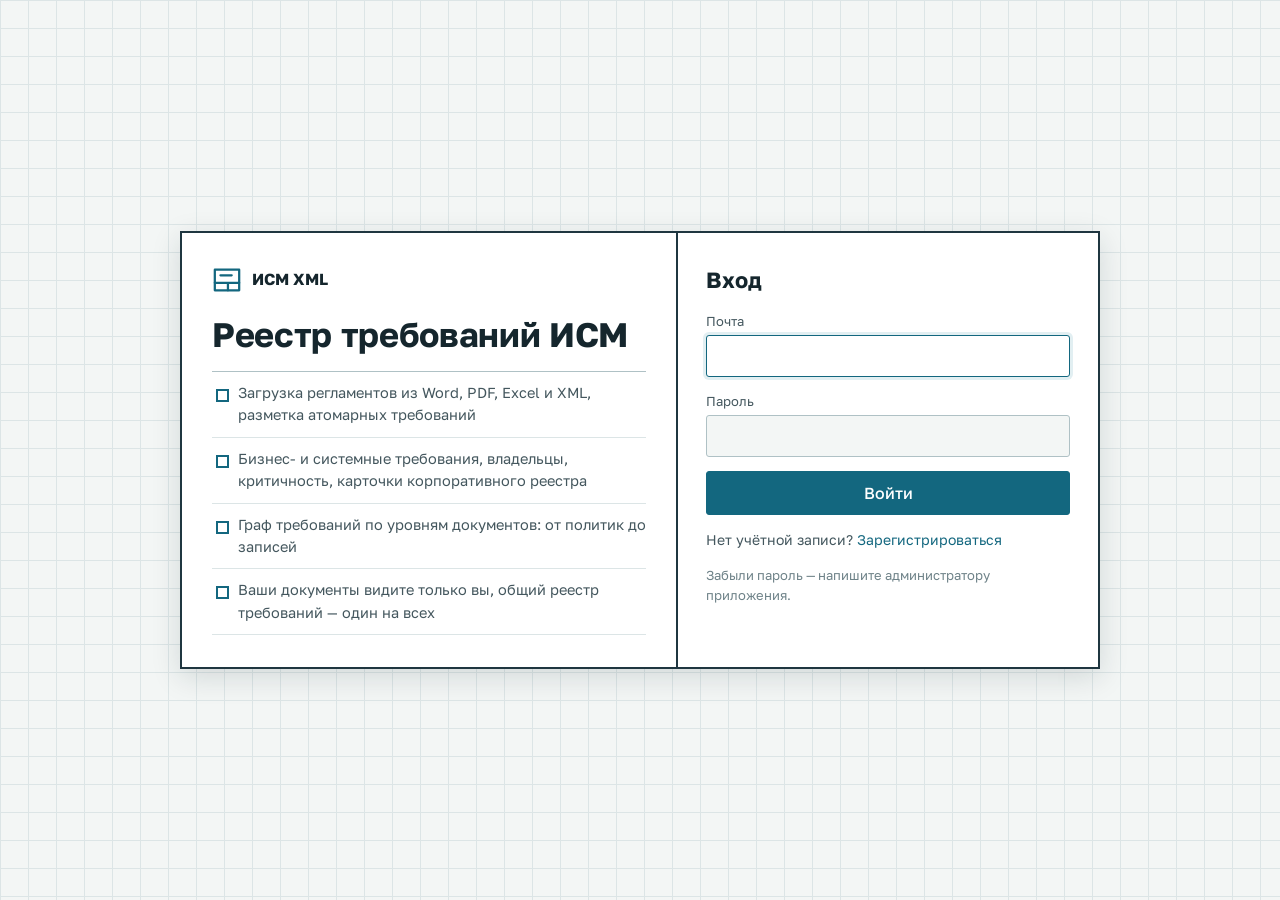
<file: index.html>
<!doctype html>
<html lang="ru">
<head>
<meta charset="utf-8">
<meta name="viewport" content="width=device-width, initial-scale=1">
<title>ИСМ XML — машиночитаемые регламенты</title>
<meta name="description" content="Регламенты ИСМ из Word, PDF, Excel и XML: атомарные бизнес- и системные требования, общий реестр, граф требований по уровням документов, поиск пересечений, личный кабинет, выгрузка в XML и Excel.">
<link rel="icon" href="data:image/svg+xml,%3Csvg xmlns='http://www.w3.org/2000/svg' viewBox='0 0 32 32'%3E%3Crect x='3' y='5' width='26' height='22' fill='none' stroke='%2313677F' stroke-width='2.5'/%3E%3Cpath d='M3 19h26M17 19v8M9 11h12' stroke='%2313677F' stroke-width='2.5'/%3E%3C/svg%3E">
<link rel="preload" href="assets/fonts/golos-text-cyrillic-400-normal.woff2" as="font" type="font/woff2" crossorigin>
<link rel="stylesheet" href="assets/app.css?v=20261023b">
</head>
<body>
<a class="skip" href="#main">К содержимому</a>
<div class="auth" id="auth" hidden></div>

<header class="topbar">
  <button class="icon-btn nav-toggle" type="button" aria-controls="sidebar" aria-expanded="false" aria-label="Содержание">
    <svg viewBox="0 0 24 24" aria-hidden="true"><path d="M4 7h16M4 12h16M4 17h16"/></svg>
  </button>
  <a class="brand" href="#/" aria-label="ИСМ XML — все документы">
    <svg class="brand-mark" viewBox="0 0 32 32" aria-hidden="true"><rect x="3" y="5" width="26" height="22"/><path d="M3 19h26M17 19v8M9 11h12"/></svg>
    <span class="brand-text"><span class="brand-name">ИСМ XML</span><span class="brand-doc">реестр требований</span></span>
  </a>

  <details class="menu doc-menu" id="docMenu">
    <summary class="doc-pick" aria-label="Выбрать документ"></summary>
    <div class="menu-panel" id="docMenuPanel" role="menu"></div>
  </details>

  <div class="search" role="search">
    <svg viewBox="0 0 24 24" aria-hidden="true"><circle cx="11" cy="11" r="6.5"/><path d="M16 16l4.5 4.5"/></svg>
    <input id="searchInput" type="search" placeholder="Поиск по тексту, требованиям и терминам" autocomplete="off" aria-label="Поиск" aria-controls="searchResults">
    <kbd class="search-kbd" aria-hidden="true">/</kbd>
    <div class="search-results" id="searchResults" role="listbox" hidden></div>
  </div>

  <div class="top-actions">
    <label class="btn top-upload" title="Загрузить документы: Word, PDF, Excel-реестр, XML ИСМ">
      <svg viewBox="0 0 24 24" aria-hidden="true"><path d="M12 15V4M7.5 8.5L12 4l4.5 4.5M5 15v4h14v-4"/></svg>
      <span>Загрузить</span>
      <input type="file" class="up-input" multiple accept=".docx,.docm,.pdf,.xlsx,.xlsm,.xml">
    </label>
    <details class="menu" id="downloadMenu">
      <summary class="btn btn-primary">
        <svg viewBox="0 0 24 24" aria-hidden="true"><path d="M12 4v11M7 10l5 5 5-5M5 20h14"/></svg>
        <span>Выгрузить</span>
      </summary>
      <div class="menu-panel" id="dlPanel" role="menu"></div>
    </details>
    <details class="menu user-menu" id="userMenu" hidden>
      <summary class="user-pick" aria-label="Личный кабинет"></summary>
      <div class="menu-panel" id="userPanel" role="menu"></div>
    </details>
  </div>
</header>

<div class="banner" id="banner" hidden></div>

<div class="layout">
  <aside class="sidebar" id="sidebar" aria-label="Документы и содержание">
    <div id="wsnav"></div>
    <nav class="toc" id="toc" aria-label="Содержание документа"></nav>
  </aside>
  <div class="scrim" id="scrim" hidden></div>

  <main id="main" tabindex="-1">
    <nav class="tabs" id="tabs" aria-label="Разделы приложения"></nav>
    <div id="view" class="view" aria-live="polite">
      <div class="loading">Открываю рабочее пространство…</div>
    </div>
  </main>
</div>

<div class="toast" id="toast" role="status" aria-live="polite" hidden></div>
<dialog class="editor" id="editor" aria-label="Карточка требования"></dialog>
<div class="drop-hint" aria-hidden="true"><div>Отпустите файлы, чтобы загрузить их</div></div>

<script src="assets/config.js"></script>
<script src="assets/store.js?v=20261023b"></script>
<script src="assets/cloud.js?v=20261023b"></script>
<script src="assets/convert.js?v=20261023b"></script>
<script src="assets/overlap.js?v=20261023b"></script>
<script src="assets/app.js?v=20261023b"></script>
</body>
</html>
</file>
<file: assets/app.css>
/* ИСМ XML — веб-приложение для машиночитаемых регламентов.
   Визуальный язык — инженерный чертёж: тонкие линии, штамп документа, номера пунктов на полях. */

/* Golos Text (SIL OFL 1.1, assets/fonts/OFL.txt) — локальные файлы, без обращения к внешним серверам */
@font-face { font-family: 'Golos Text'; font-style: normal; font-weight: 400; font-display: swap; src: url(fonts/golos-text-cyrillic-400-normal.woff2) format('woff2'); unicode-range: U+0301,U+0400-045F,U+0490-0491,U+04B0-04B1,U+2116; }
@font-face { font-family: 'Golos Text'; font-style: normal; font-weight: 400; font-display: swap; src: url(fonts/golos-text-latin-400-normal.woff2) format('woff2'); unicode-range: U+0000-00FF,U+0131,U+0152-0153,U+02BB-02BC,U+02C6,U+02DA,U+02DC,U+0304,U+0308,U+0329,U+2000-206F,U+20AC,U+2122,U+2191,U+2193,U+2212,U+2215,U+FEFF,U+FFFD; }
@font-face { font-family: 'Golos Text'; font-style: normal; font-weight: 500; font-display: swap; src: url(fonts/golos-text-cyrillic-500-normal.woff2) format('woff2'); unicode-range: U+0301,U+0400-045F,U+0490-0491,U+04B0-04B1,U+2116; }
@font-face { font-family: 'Golos Text'; font-style: normal; font-weight: 500; font-display: swap; src: url(fonts/golos-text-latin-500-normal.woff2) format('woff2'); unicode-range: U+0000-00FF,U+0131,U+0152-0153,U+02BB-02BC,U+02C6,U+02DA,U+02DC,U+0304,U+0308,U+0329,U+2000-206F,U+20AC,U+2122,U+2191,U+2193,U+2212,U+2215,U+FEFF,U+FFFD; }
@font-face { font-family: 'Golos Text'; font-style: normal; font-weight: 600; font-display: swap; src: url(fonts/golos-text-cyrillic-600-normal.woff2) format('woff2'); unicode-range: U+0301,U+0400-045F,U+0490-0491,U+04B0-04B1,U+2116; }
@font-face { font-family: 'Golos Text'; font-style: normal; font-weight: 600; font-display: swap; src: url(fonts/golos-text-latin-600-normal.woff2) format('woff2'); unicode-range: U+0000-00FF,U+0131,U+0152-0153,U+02BB-02BC,U+02C6,U+02DA,U+02DC,U+0304,U+0308,U+0329,U+2000-206F,U+20AC,U+2122,U+2191,U+2193,U+2212,U+2215,U+FEFF,U+FFFD; }
@font-face { font-family: 'Golos Text'; font-style: normal; font-weight: 700; font-display: swap; src: url(fonts/golos-text-cyrillic-700-normal.woff2) format('woff2'); unicode-range: U+0301,U+0400-045F,U+0490-0491,U+04B0-04B1,U+2116; }
@font-face { font-family: 'Golos Text'; font-style: normal; font-weight: 700; font-display: swap; src: url(fonts/golos-text-latin-700-normal.woff2) format('woff2'); unicode-range: U+0000-00FF,U+0131,U+0152-0153,U+02BB-02BC,U+02C6,U+02DA,U+02DC,U+0304,U+0308,U+0329,U+2000-206F,U+20AC,U+2122,U+2191,U+2193,U+2212,U+2215,U+FEFF,U+FFFD; }

:root {
  --paper: #F3F6F5;
  --sheet: #FFFFFF;
  --ink: #15262D;
  --ink-2: #44575E;
  --ink-3: #6E8288;
  --rule: #AFC1C5;
  --rule-soft: #DCE5E6;
  --frame: #1F3640;
  --accent: #13677F;
  --accent-ink: #0C4D60;
  --accent-wash: #E2EFF2;
  --ok: #2C7A4B;   --ok-wash: #E3F1E8;
  --should: #3B5BA5; --should-wash: #E5EBF7;
  --bad: #A5342E;  --bad-wash: #F7E2E0;
  --warn: #8F5B0E; --warn-wash: #FAEFD9; --warn-line: #E2BC74;
  --shadow: 0 8px 28px rgba(16, 38, 46, .14);
  --src-docx: #2B579A; --src-pdf: #B4342B; --src-xlsx: #1D6F42;
  --biz: #6B4E9B; --biz-wash: #EFE8F7; --sys: #0F6E6E; --sys-wash: #DDF1EE;
  --radius: 3px;
  --top: 60px;
  --side: 296px;
  --font: "Golos Text", "Segoe UI", system-ui, -apple-system, Roboto, Arial, sans-serif;
  --mono: ui-monospace, "Cascadia Mono", Consolas, "Liberation Mono", monospace;
  color-scheme: light;
}

@media (prefers-color-scheme: dark) {
  :root {
    --paper: #0D191E;
    --sheet: #12222A;
    --ink: #E1EBED;
    --ink-2: #AFC1C6;
    --ink-3: #82979D;
    --rule: #3A5560;
    --rule-soft: #22383F;
    --frame: #9CB8C1;
    --accent: #62BCD3;
    --accent-ink: #94D5E6;
    --accent-wash: #163741;
    --ok: #74C493;   --ok-wash: #163024;
    --should: #9DB6EE; --should-wash: #1C2844;
    --bad: #EE8E86;  --bad-wash: #3B1D1B;
    --warn: #E6B765; --warn-wash: #33290F; --warn-line: #7A6022;
    --shadow: 0 10px 30px rgba(0, 0, 0, .45);
    --src-docx: #8FB3F0; --src-pdf: #F09A92; --src-xlsx: #7FD1A2;
    --biz: #C9B2EE; --biz-wash: #2B2140; --sys: #7FD6CC; --sys-wash: #123230;
    color-scheme: dark;
  }
}

* { box-sizing: border-box; }
html { scroll-padding-top: calc(var(--top) + 64px); }
body {
  margin: 0;
  font-family: var(--font);
  font-size: 16px;
  line-height: 1.55;
  color: var(--ink);
  background: var(--paper);
  -webkit-font-smoothing: antialiased;
  font-variant-numeric: tabular-nums;
}
a { color: var(--accent); text-underline-offset: 2px; text-decoration-thickness: 1px; }
a:hover { color: var(--accent-ink); }
button, input, select { font: inherit; color: inherit; }
:focus-visible { outline: 2px solid var(--accent); outline-offset: 2px; }
code, .id { font-family: var(--mono); font-size: .8em; }
svg { stroke: currentColor; fill: none; stroke-width: 1.8; stroke-linecap: round; stroke-linejoin: round; }
.skip { position: absolute; left: -999px; top: 8px; background: var(--sheet); padding: 8px 12px; z-index: 100; }
.skip:focus { left: 8px; }
[hidden] { display: none !important; }

/* ---------- Верхняя панель ---------- */
.topbar {
  position: sticky; top: 0; z-index: 30;
  height: var(--top);
  display: flex; align-items: center; gap: 16px;
  padding: 0 20px;
  background: var(--sheet);
  border-bottom: 1px solid var(--rule);
}
.brand { display: flex; align-items: center; gap: 10px; text-decoration: none; color: var(--ink); min-width: 0; }
.brand-mark { width: 28px; height: 28px; stroke: var(--accent); stroke-width: 2.4; flex: none; }
.brand-text { display: flex; flex-direction: column; line-height: 1.15; min-width: 0; }
.brand-name { font-weight: 700; font-size: 15px; }
.brand-doc { font-size: 12.5px; color: var(--ink-3); white-space: nowrap; overflow: hidden; text-overflow: ellipsis; }
.icon-btn { display: none; border: 0; background: none; padding: 6px; border-radius: var(--radius); cursor: pointer; }
.icon-btn svg { width: 24px; height: 24px; }

.search { position: relative; flex: 1; max-width: 560px; margin-left: auto; }
.search > svg { position: absolute; left: 11px; top: 50%; width: 18px; height: 18px; transform: translateY(-50%); color: var(--ink-3); pointer-events: none; }
.search input {
  width: 100%; height: 38px; padding: 0 38px 0 36px;
  border: 1px solid var(--rule); border-radius: var(--radius);
  background: var(--paper);
}
.search input:focus { background: var(--sheet); border-color: var(--accent); outline: none; box-shadow: 0 0 0 3px var(--accent-wash); }
.search input:not(:placeholder-shown) ~ .search-kbd { display: none; }
.search-kbd { position: absolute; right: 10px; top: 50%; transform: translateY(-50%); font: 12px var(--mono); color: var(--ink-3); border: 1px solid var(--rule); border-radius: 3px; padding: 0 5px; }
.search-results {
  position: absolute; top: calc(100% + 6px); left: 0; right: 0;
  max-height: min(70vh, 560px); overflow: auto;
  background: var(--sheet); border: 1px solid var(--rule); border-radius: var(--radius);
  box-shadow: var(--shadow); padding: 6px 0;
}
.sr-group { font-size: 12.5px; color: var(--ink-3); padding: 8px 14px 4px; }
.sr-item { display: block; padding: 7px 14px; text-decoration: none; color: var(--ink); border-left: 3px solid transparent; }
.sr-item:hover, .sr-item[aria-selected="true"] { background: var(--accent-wash); border-left-color: var(--accent); }
.sr-item small { display: block; color: var(--ink-3); font-size: 12.5px; }
.sr-item mark { background: var(--warn-wash); color: inherit; padding: 0 1px; }
.sr-empty { padding: 12px 14px; color: var(--ink-3); }

.top-actions { display: flex; gap: 8px; }
.btn {
  display: inline-flex; align-items: center; gap: 8px;
  height: 38px; padding: 0 14px;
  border: 1px solid var(--rule); border-radius: var(--radius);
  background: var(--sheet); color: var(--ink); cursor: pointer; text-decoration: none; white-space: nowrap;
  font-weight: 500;
}
.btn:hover { border-color: var(--accent); color: var(--accent-ink); }
.btn svg { width: 18px; height: 18px; }
.btn-primary { background: var(--accent); border-color: var(--accent); color: #fff; }
.btn-primary:hover { background: var(--accent-ink); border-color: var(--accent-ink); color: #fff; }
@media (prefers-color-scheme: dark) { .btn-primary, .btn-primary:hover { color: #08181E; } }
.btn-sm { height: 32px; padding: 0 10px; font-size: 14px; }

.menu { position: relative; }
.menu > summary { list-style: none; }
.menu > summary::-webkit-details-marker { display: none; }
.menu-panel {
  position: absolute; right: 0; top: calc(100% + 6px); z-index: 40;
  width: 340px; padding: 6px;
  background: var(--sheet); border: 1px solid var(--rule); border-radius: var(--radius); box-shadow: var(--shadow);
}
.menu-panel button, .menu-file {
  display: block; width: 100%; text-align: left; border: 0; background: none;
  padding: 9px 10px; border-radius: var(--radius); cursor: pointer;
}
.menu-panel button:hover, .menu-file:hover, .menu-file:focus-within { background: var(--accent-wash); }
.menu-panel b { display: block; font-weight: 600; font-size: 15px; }
.menu-panel span { display: block; font-size: 13px; color: var(--ink-3); }
.menu-panel hr { border: 0; border-top: 1px solid var(--rule-soft); margin: 6px 4px; }
.menu-file input { position: absolute; width: 1px; height: 1px; opacity: 0; }

.banner { background: var(--warn-wash); border-bottom: 1px solid var(--warn-line); padding: 9px 20px; font-size: 14.5px; }
.banner button { border: 0; background: none; color: var(--accent); text-decoration: underline; cursor: pointer; padding: 0; }

/* ---------- Каркас ---------- */
.layout { display: grid; grid-template-columns: var(--side) minmax(0, 1fr); max-width: 1480px; margin: 0 auto; }
.sidebar {
  position: sticky; top: var(--top); align-self: start;
  height: calc(100vh - var(--top)); overflow: auto;
  border-right: 1px solid var(--rule-soft);
  padding: 22px 14px 40px 20px;
}
.scrim { display: none; }
main { min-width: 0; padding: 0 44px 80px; }
main:focus { outline: none; }

/* Оглавление */
.toc-title { font-size: 13px; color: var(--ink-3); margin: 0 0 8px 6px; }
.toc ol { list-style: none; margin: 0; padding: 0; }
.toc ol ol { margin: 2px 0 6px; }
.toc a {
  display: grid; grid-template-columns: 34px 1fr; gap: 4px;
  padding: 5px 6px; border-radius: var(--radius);
  font-size: 14.5px; line-height: 1.35; color: var(--ink-2); text-decoration: none;
}
.toc ol ol a { grid-template-columns: 34px 1fr; padding-left: 20px; font-size: 14px; }
.toc a:hover { background: var(--sheet); color: var(--ink); }
.toc a.active { color: var(--accent-ink); background: var(--accent-wash); font-weight: 500; }
.toc .n { color: var(--ink-3); }
.toc-sep { border-top: 1px solid var(--rule-soft); margin: 14px 6px; }
.toc-extra a { grid-template-columns: 1fr; }

/* Вкладки */
.tabs {
  position: sticky; top: var(--top); z-index: 20;
  display: flex; gap: 2px; overflow-x: auto; scrollbar-width: none;
  margin: 0 -44px; padding: 0 44px;
  background: color-mix(in srgb, var(--paper) 92%, transparent);
  backdrop-filter: blur(6px);
  border-bottom: 1px solid var(--rule-soft);
}
.tabs::-webkit-scrollbar { display: none; }
.tab {
  flex: none; display: flex; align-items: baseline; gap: 6px;
  padding: 14px 12px 12px; margin-bottom: -1px;
  color: var(--ink-2); text-decoration: none; font-weight: 500; font-size: 15px;
  border-bottom: 2px solid transparent;
}
.tab:hover { color: var(--ink); }
.tab[aria-current="page"] { color: var(--accent-ink); border-bottom-color: var(--accent); }
.tab .count { font-size: 12.5px; color: var(--ink-3); font-weight: 400; }

.view { padding-top: 30px; }
.loading, .empty { color: var(--ink-3); padding: 40px 0; }
.read { max-width: 800px; }
.wide { max-width: 1120px; }
.full { max-width: none; }

/* ---------- Документ: титул и штамп ---------- */
.doc-head { max-width: 920px; margin-bottom: 34px; }
.process-path { margin: 0 0 10px; padding: 0; list-style: none; display: flex; flex-wrap: wrap; gap: 2px 0; font-size: 13.5px; color: var(--ink-3); }
.process-path li + li::before { content: "/"; margin: 0 8px; color: var(--rule); }
.doc-title { font-size: clamp(28px, 3.4vw, 40px); line-height: 1.12; font-weight: 650; letter-spacing: -.012em; margin: 0 0 24px; max-width: 24ch; text-wrap: balance; }

.stamp {
  display: grid; grid-template-columns: minmax(0, 1.05fr) minmax(0, 1fr);
  border: 2px solid var(--frame); background: var(--sheet);
  font-size: 14px;
}
.stamp-sign { display: grid; grid-template-columns: 92px minmax(0, 1fr) 54px 74px; border-right: 2px solid var(--frame); }
.stamp-sign > div { padding: 6px 8px; border-bottom: 1px solid var(--rule); border-right: 1px solid var(--rule); min-height: 34px; }
.stamp-sign > div:nth-child(4n) { border-right: 0; }
.stamp-sign > .h { font-size: 12px; color: var(--ink-3); min-height: 0; padding-top: 4px; padding-bottom: 4px; border-bottom: 1px solid var(--frame); }
.stamp-sign > .role { color: var(--ink-2); font-size: 13px; }
.stamp-sign > .last { border-bottom: 0; }
.stamp-sign .void { color: var(--ink-3); }
.stamp-main { display: grid; grid-template-columns: repeat(3, minmax(0, 1fr)); grid-template-rows: auto auto auto 1fr auto; }
.stamp-main > div { padding: 8px 12px; border-bottom: 1px solid var(--rule); }
.stamp-main .code { grid-column: 1 / -1; border-bottom: 2px solid var(--frame); font-size: clamp(20px, 2.4vw, 27px); font-weight: 650; letter-spacing: .01em; padding: 12px 12px 10px; }
.stamp-main .name { grid-column: 1 / -1; font-weight: 500; line-height: 1.35; }
.stamp-main .cell + .cell { border-left: 1px solid var(--rule); }
.stamp-main .scope { grid-column: 1 / -1; font-size: 14px; line-height: 1.4; }
.stamp-main .scope p { margin: 0 0 8px; }
.stamp-main .scope p:last-child { margin-bottom: 0; }
.stamp-main .org { grid-column: 1 / -1; border-bottom: 0; border-top: 1px solid var(--frame); font-weight: 600; display: flex; align-items: flex-end; }
.stamp label, .stamp .lbl { display: block; font-size: 12px; font-weight: 400; letter-spacing: 0; color: var(--ink-3); line-height: 1.2; margin-bottom: 2px; }
.stamp .val { font-weight: 600; font-size: 17px; }
.status-draft { color: var(--warn); }
.status-effective { color: var(--ok); }

.summary { margin: 18px 0 0; color: var(--ink-2); max-width: 70ch; }
.summary a { white-space: nowrap; }
.integrity { display: inline-flex; align-items: center; gap: 6px; margin-top: 10px; font-size: 14px; color: var(--ok); }
.integrity svg { width: 17px; height: 17px; }
.integrity.bad { color: var(--bad); }
.integrity-list { margin: 6px 0 0; color: var(--bad); font-size: 14px; }


/* Разделы и пункты */
.doc-section { max-width: 820px; }
.doc-section > h2 { font-size: 23px; line-height: 1.25; font-weight: 650; margin: 48px 0 14px; padding-bottom: 8px; border-bottom: 1px solid var(--rule); display: grid; grid-template-columns: 56px 1fr; }
.doc-section h3 { font-size: 18.5px; line-height: 1.3; font-weight: 600; margin: 32px 0 10px; display: grid; grid-template-columns: 56px 1fr; }
.doc-section h2 .n, .doc-section h3 .n { color: var(--ink-3); font-weight: 500; }

.clause { display: grid; grid-template-columns: 56px minmax(0, 1fr); gap: 0; margin: 12px 0; position: relative; }
.clause .clause { grid-template-columns: 30px minmax(0, 1fr); margin: 10px 0 6px; }
.cl-num { color: var(--ink-3); font-weight: 500; padding-top: 1px; }
.cl-num a { color: inherit; text-decoration: none; }
.cl-num a:hover { color: var(--accent); }
.cl-body { min-width: 0; }
.cl-body > .txt > :first-child { margin-top: 0; }
.txt p { margin: 0 0 9px; }
.txt ul { margin: 4px 0 10px; padding-left: 22px; }
.txt li { margin: 4px 0; }
.txt li p { margin: 6px 0; }
.txt ul.dash { list-style: none; padding-left: 18px; }
.txt ul.dash > li { position: relative; }
.txt ul.dash > li::before { content: "–"; position: absolute; left: -16px; color: var(--ink-3); }
.clause:target > .cl-body, .flash > .cl-body { animation: flash 1.6s ease-out; }
@keyframes flash { from { background: var(--warn-wash); } to { background: transparent; } }

figure { margin: 10px 0 12px; }
figure.missing { color: var(--ink-3); font-size: 14px; }
.bad-ref { color: var(--bad); }
figure img { display: block; max-width: 100%; max-height: 220px; height: auto; border: 1px solid var(--rule-soft); background: #fff; padding: 6px; }

table.grid { width: 100%; border-collapse: collapse; margin: 8px 0 14px; font-size: 15px; background: var(--sheet); }
table.grid th, table.grid td { border: 1px solid var(--rule); padding: 8px 10px; text-align: left; vertical-align: top; }
table.grid th { font-weight: 600; font-size: 14px; color: var(--ink-2); background: var(--paper); }
table.grid ul { margin: 0; }
.table-wrap { overflow-x: auto; }

.flag {
  display: inline-flex; align-items: center; gap: 4px; margin: 4px 6px 0 0;
  font-size: 12.5px; color: var(--warn); text-decoration: none;
  border: 1px solid var(--warn-line); background: var(--warn-wash); border-radius: var(--radius); padding: 0 6px;
}
.flag:hover { color: var(--warn); filter: brightness(.97); }

/* Блок требований под пунктом */
.atoms { margin: 6px 0 4px; }
.atoms-toggle {
  display: inline-flex; align-items: center; gap: 6px;
  border: 1px solid var(--rule); background: var(--sheet); border-radius: var(--radius);
  padding: 3px 10px 3px 8px; font-size: 13.5px; color: var(--ink-2); cursor: pointer;
}
.atoms-toggle:hover { border-color: var(--accent); color: var(--accent-ink); }
.atoms-toggle svg { width: 14px; height: 14px; transition: transform .15s; }
.atoms-toggle[aria-expanded="true"] svg { transform: rotate(90deg); }
.atoms-toggle .dots { display: inline-flex; gap: 3px; margin-left: 2px; }
.atoms-toggle .dot { width: 7px; height: 7px; border-radius: 50%; background: var(--ok); }
.atoms-toggle .dot.should { background: var(--should); }
.atoms-toggle .dot.shall-not { background: var(--bad); }
.atoms-toggle .dot.implicit { background: transparent; border: 1.5px dashed var(--ok); }
.atoms-list { margin-top: 8px; border: 1px solid var(--rule-soft); background: var(--sheet); }

/* Атомарное требование */
.req { border-left: 3px solid var(--ok); padding: 10px 14px 10px 13px; }
.req + .req { border-top: 1px solid var(--rule-soft); }
.req.should { border-left-color: var(--should); }
.req.shall-not { border-left-color: var(--bad); }
.req-top { display: flex; flex-wrap: wrap; align-items: center; gap: 6px 8px; margin-bottom: 4px; }
.req-stmt { font-weight: 550; line-height: 1.45; }
.req-meta { display: grid; grid-template-columns: 112px minmax(0, 1fr); gap: 2px 10px; margin: 8px 0 0; font-size: 14px; }
.req-meta dt { color: var(--ink-3); }
.req-meta dd { margin: 0; color: var(--ink-2); }
.req-id { font-family: var(--mono); font-size: 12px; color: var(--ink-3); }
.req-actions { display: flex; flex-wrap: wrap; gap: 6px 14px; margin-top: 8px; font-size: 13.5px; }
.req-actions button, .req-actions a { border: 0; background: none; padding: 0; color: var(--accent); cursor: pointer; text-decoration: none; }
.req-actions button:hover, .req-actions a:hover { text-decoration: underline; }
.quote { margin: 8px 0 0; padding: 6px 10px; border-left: 2px solid var(--rule); color: var(--ink-2); font-size: 14px; background: var(--paper); }
details.xpath { margin-top: 4px; }
details.xpath summary { cursor: pointer; color: var(--ink-3); font-size: 13px; }
details.xpath code { display: block; white-space: pre-wrap; word-break: break-all; margin-top: 4px; padding: 8px; background: var(--paper); border: 1px solid var(--rule-soft); font-size: 12px; }

.chip { display: inline-flex; align-items: center; gap: 4px; font-size: 12.5px; line-height: 1.5; padding: 0 7px; border-radius: var(--radius); border: 1px solid transparent; white-space: nowrap; }
.chip.shall { background: var(--ok-wash); color: var(--ok); }
.chip.should { background: var(--should-wash); color: var(--should); }
.chip.shall-not { background: var(--bad-wash); color: var(--bad); }
.chip.implicit { border: 1px dashed var(--warn-line); color: var(--warn); }
.chip.verbatim { border: 1px solid var(--rule); color: var(--ink-2); }
.chip.kind { background: var(--paper); color: var(--ink-2); }
.chip.auto { background: var(--accent-wash); color: var(--accent-ink); }

/* ---------- Требования: фильтры ---------- */
.page-head { display: flex; flex-wrap: wrap; align-items: end; justify-content: space-between; gap: 12px 24px; margin-bottom: 18px; max-width: 1120px; }
.page-head h1 { font-size: 28px; line-height: 1.2; font-weight: 650; margin: 0; }
.page-head p { margin: 4px 0 0; color: var(--ink-2); max-width: 70ch; }
.filters { display: grid; grid-template-columns: minmax(0, 1fr); gap: 12px; padding: 14px 16px; background: var(--sheet); border: 1px solid var(--rule-soft); max-width: 1120px; }
.f-row { display: flex; flex-wrap: wrap; gap: 10px 18px; align-items: center; }
.f-group { display: flex; flex-wrap: wrap; align-items: center; gap: 6px; }
.f-label { font-size: 13px; color: var(--ink-3); margin-right: 2px; }
.seg { display: inline-flex; border: 1px solid var(--rule); border-radius: var(--radius); overflow: hidden; }
.seg button { border: 0; background: var(--sheet); padding: 4px 10px; font-size: 14px; cursor: pointer; color: var(--ink-2); }
.seg button + button { border-left: 1px solid var(--rule); }
.seg button[aria-pressed="true"] { background: var(--accent); color: #fff; }
@media (prefers-color-scheme: dark) { .seg button[aria-pressed="true"] { color: #08181E; } }
.filters select { width: 230px; }
.filters select, .filters input[type="search"] { height: 34px; border: 1px solid var(--rule); border-radius: var(--radius); background: var(--paper); padding: 0 8px; max-width: 100%; }
.filters input[type="search"] { flex: 1; min-width: 200px; }
.result-line { display: flex; flex-wrap: wrap; justify-content: space-between; align-items: center; gap: 8px; margin: 16px 0 8px; max-width: 1120px; color: var(--ink-2); font-size: 14.5px; }
.req-table { max-width: 1120px; background: var(--sheet); border: 1px solid var(--rule-soft); }
.req-row { display: grid; grid-template-columns: 104px minmax(0, 1fr); gap: 4px 16px; padding: 12px 16px 12px 13px; border-left: 3px solid var(--ok); }
.req-row + .req-row { border-top: 1px solid var(--rule-soft); }
.req-row.should { border-left-color: var(--should); }
.req-row.shall-not { border-left-color: var(--bad); }
.req-row .where { font-size: 14px; color: var(--ink-3); }
.req-row .where a { color: var(--ink-2); }
.req-row .chips { display: flex; flex-wrap: wrap; gap: 4px; margin-bottom: 4px; }
.req-row .line { font-size: 14px; color: var(--ink-2); margin-top: 3px; }
.req-row .more { grid-column: 2; }
.req-row.open { background: color-mix(in srgb, var(--accent-wash) 40%, var(--sheet)); }
.link-btn { border: 0; background: none; padding: 0; color: var(--accent); cursor: pointer; font-size: 14px; }
.link-btn:hover { text-decoration: underline; }

/* ---------- Роли, объекты, связи ---------- */
.matrix th, .matrix td { text-align: left; }
.matrix td.mark { color: var(--ink-2); font-size: 14px; }
.matrix td.mark b { color: var(--ink); font-weight: 600; }
.matrix th.rowh { font-weight: 600; color: var(--ink); background: var(--sheet); min-width: 200px; }
.block { max-width: 1120px; margin: 28px 0; }
.block h2 { font-size: 21px; font-weight: 650; margin: 0 0 10px; }
.block > p.lead { margin: 0 0 12px; color: var(--ink-2); max-width: 75ch; }
.cards { display: grid; grid-template-columns: repeat(auto-fill, minmax(320px, 1fr)); gap: 0; border-top: 1px solid var(--rule-soft); border-left: 1px solid var(--rule-soft); background: var(--sheet); }
.card { padding: 14px 16px; border-right: 1px solid var(--rule-soft); border-bottom: 1px solid var(--rule-soft); }
.card h3 { font-size: 16.5px; margin: 0 0 2px; font-weight: 600; }
.card .alias { font-size: 13.5px; color: var(--ink-3); margin: 0 0 8px; }
.card ul { margin: 6px 0 0; padding-left: 18px; font-size: 14.5px; }
.card li { margin: 3px 0; }
.card .muted, .muted { color: var(--ink-3); font-size: 14px; }
.codes { display: flex; flex-wrap: wrap; gap: 4px; margin-top: 6px; }
.codes code { background: var(--paper); border: 1px solid var(--rule-soft); padding: 0 5px; border-radius: 3px; }

/* ---------- Замечания ---------- */
.note { max-width: 860px; border-left: 3px solid var(--warn-line); background: var(--sheet); padding: 12px 16px; margin: 12px 0; }
.note-head { display: flex; flex-wrap: wrap; gap: 6px 10px; align-items: baseline; font-size: 13.5px; color: var(--ink-3); margin-bottom: 4px; }
.note-head b { color: var(--warn); font-weight: 600; }
.note p { margin: 0; }

/* ---------- Проверка ФМ ---------- */
.drop {
  max-width: 860px; display: grid; place-items: center; text-align: center; gap: 6px;
  padding: 30px 20px; border: 2px dashed var(--rule); background: var(--sheet); border-radius: var(--radius); cursor: pointer;
}
.drop.over { border-color: var(--accent); background: var(--accent-wash); }
.drop svg { width: 34px; height: 34px; color: var(--accent); stroke-width: 1.6; }
.drop b { font-size: 16.5px; }
.drop input { position: absolute; width: 1px; height: 1px; opacity: 0; }
.samples { margin: 10px 0 0; font-size: 14.5px; color: var(--ink-2); }
.check-res { max-width: 860px; margin-top: 18px; }
.check-sum { font-weight: 600; margin-bottom: 8px; }
.check-item { display: grid; grid-template-columns: 28px minmax(0, 1fr); gap: 4px 10px; padding: 12px 0; border-top: 1px solid var(--rule-soft); }
.check-item .ico { width: 24px; height: 24px; border-radius: 50%; display: grid; place-items: center; }
.check-item .ico svg { width: 15px; height: 15px; stroke-width: 2.6; }
.check-item.pass .ico { background: var(--ok-wash); color: var(--ok); }
.check-item.fail .ico { background: var(--bad-wash); color: var(--bad); }
.check-item ul { margin: 6px 0 0; padding-left: 18px; font-size: 14.5px; }
.check-item code { background: var(--paper); padding: 0 4px; border-radius: 3px; }

.progress { height: 6px; background: var(--rule-soft); max-width: 860px; margin: 8px 0 4px; }
.progress span { display: block; height: 100%; background: var(--ok); transition: width .2s; }
.checklist { max-width: 860px; }
.cl-group { margin: 18px 0 6px; font-weight: 600; font-size: 15px; }
.cl-item { display: grid; grid-template-columns: 26px minmax(0, 1fr); gap: 8px; padding: 8px 0; border-top: 1px solid var(--rule-soft); cursor: pointer; }
.cl-item input { width: 18px; height: 18px; margin: 3px 0 0; accent-color: var(--ok); }
.cl-item.done .t { color: var(--ink-3); text-decoration: line-through; text-decoration-color: var(--rule); }
.cl-item small { display: block; color: var(--ink-3); }


/* ---------- Критичность ---------- */
.chip.crit { font-family: var(--mono); font-weight: 600; font-size: 12px; min-width: 30px; justify-content: center; }
.chip.crit.c1 { background: var(--bad); color: #fff; }
.chip.crit.c2 { background: var(--warn-wash); color: var(--warn); border-color: var(--warn-line); }
.chip.crit.c3 { background: var(--should-wash); color: var(--should); }
.chip.crit.c4 { background: var(--paper); color: var(--ink-3); border-color: var(--rule); }
@media (prefers-color-scheme: dark) { .chip.crit.c1 { color: #1a0d0c; } }
.req-title { font-size: 13.5px; color: var(--ink-3); font-weight: 500; margin-bottom: 1px; }

/* ---------- Реестр ---------- */
.reg-summary {
  display: grid; grid-template-columns: auto auto minmax(110px, auto) auto minmax(0, 1fr); gap: 0;
  max-width: 1120px; margin: 4px 0 14px; background: var(--sheet); border: 2px solid var(--frame);
}
.reg-summary > div { padding: 10px 14px; border-right: 1px solid var(--rule); }
.reg-summary > div:last-child { border-right: 0; }
.reg-summary .lbl { display: block; font-size: 12px; color: var(--ink-3); margin-bottom: 2px; }
.reg-fact b { font-size: 22px; font-weight: 650; line-height: 1.1; }
.reg-fact.st b { font-size: 16px; font-weight: 600; }
.reg-fact b.ok { color: var(--ok); }
.reg-fact b.bad { color: var(--bad); }
.crit-bar { display: flex; height: 24px; margin-top: 4px; border: 1px solid var(--rule); }
.crit-bar span { display: flex; align-items: center; padding: 0 6px; font: 600 12px var(--mono); white-space: nowrap; overflow: hidden; min-width: 0; }
.crit-bar span + span { border-left: 1px solid var(--sheet); }
.crit-bar .c1 { background: var(--bad); color: #fff; }
.crit-bar .c2 { background: var(--warn-wash); color: var(--warn); }
.crit-bar .c3 { background: var(--should-wash); color: var(--should); }
.crit-bar .c4 { background: var(--paper); color: var(--ink-3); }
.crit-bar .none { background: repeating-linear-gradient(45deg, var(--paper), var(--paper) 4px, var(--rule-soft) 4px, var(--rule-soft) 8px); color: var(--ink-2); }
.crit-legend { display: flex; flex-wrap: wrap; gap: 2px 14px; margin-top: 6px; font-size: 12.5px; color: var(--ink-2); }
.crit-legend i { display: inline-block; width: 10px; height: 10px; margin-right: 5px; border: 1px solid var(--rule); vertical-align: -1px; }
.crit-legend i.c1 { background: var(--bad); } .crit-legend i.c2 { background: var(--warn-wash); } .crit-legend i.c3 { background: var(--should-wash); } .crit-legend i.c4 { background: var(--paper); }
.reg-owners { display: flex; flex-wrap: wrap; gap: 8px; max-width: 1120px; margin: 0 0 12px; }
.owner-pill { display: grid; text-align: left; gap: 1px; padding: 7px 12px; border: 1px solid var(--rule); border-radius: var(--radius); background: var(--sheet); cursor: pointer; }
.owner-pill b { font-weight: 600; font-size: 14.5px; }
.owner-pill span { font-size: 13px; color: var(--ink-3); }
.owner-pill:hover { border-color: var(--accent); }
.owner-pill.on { border-color: var(--accent); background: var(--accent-wash); box-shadow: inset 3px 0 0 var(--accent); }
.prelim { max-width: 1120px; margin: 0 0 14px; padding: 8px 12px; border-left: 3px solid var(--warn-line); background: var(--warn-wash); font-size: 14.5px; }
.reg-table { max-width: 1120px; background: var(--sheet); border: 1px solid var(--rule-soft); }
.reg-head, .reg-row { display: grid; grid-template-columns: 158px minmax(0, 1fr) 210px 56px 108px; gap: 4px 14px; padding: 10px 14px; }
.reg-head { font-size: 12.5px; color: var(--ink-3); border-bottom: 1px solid var(--rule); padding-top: 8px; padding-bottom: 8px; }
.reg-row + .reg-row { border-top: 1px solid var(--rule-soft); }
.reg-row .rid { display: grid; align-content: start; gap: 2px; font-size: 13.5px; }
.reg-row .rid a { color: var(--ink-2); }
.reg-row .owner { font-size: 14px; color: var(--ink-2); }
.reg-row .line { font-size: 14.5px; color: var(--ink); margin: 2px 0 2px; }
.reg-row.open { background: color-mix(in srgb, var(--accent-wash) 40%, var(--sheet)); }
.reg-card { grid-column: 1 / -1; display: grid; grid-template-columns: 240px minmax(0, 1fr); margin: 8px 0 2px; border: 1px solid var(--rule); background: var(--sheet); font-size: 14px; }
.reg-card dt, .reg-card dd { margin: 0; padding: 6px 10px; border-bottom: 1px solid var(--rule-soft); }
.reg-card dt { color: var(--ink-2); background: var(--paper); border-right: 1px solid var(--rule-soft); }
.reg-card .col { display: inline-block; width: 18px; font: 600 12px var(--mono); color: var(--ink-3); }
.reg-card dt:nth-last-of-type(1), .reg-card dd:last-of-type { border-bottom: 0; }

/* ---------- Рабочее пространство: меню документов ---------- */
.doc-menu { min-width: 0; }
.doc-pick {
  display: flex; align-items: center; gap: 8px; height: 40px; padding: 0 8px 0 10px; min-width: 0; max-width: 340px;
  border: 1px solid var(--rule); border-radius: var(--radius); background: var(--paper); cursor: pointer;
}
.doc-pick:hover, .doc-menu[open] .doc-pick { border-color: var(--accent); }
.doc-pick > svg { width: 16px; height: 16px; flex: none; color: var(--ink-3); }
.dp-name { display: flex; flex-direction: column; min-width: 0; line-height: 1.15; }
.dp-name b { font-size: 13.5px; font-weight: 600; white-space: nowrap; overflow: hidden; text-overflow: ellipsis; }
.dp-name span { font-size: 12px; color: var(--ink-3); white-space: nowrap; overflow: hidden; text-overflow: ellipsis; max-width: 230px; }
.doc-menu .menu-panel { left: 0; right: auto; width: 400px; max-height: min(72vh, 620px); overflow: auto; }
.menu-cap { margin: 6px 10px 2px; font-size: 12px; color: var(--ink-3); }
.menu-panel .dm-item, .menu-panel .dm-add { display: grid; grid-template-columns: auto minmax(0, 1fr); align-items: start; gap: 10px; padding: 8px 10px; border-radius: var(--radius); text-decoration: none; color: var(--ink); position: relative; }
.menu-panel .dm-item:hover { background: var(--accent-wash); }
.menu-panel .dm-item.on { background: var(--accent-wash); box-shadow: inset 3px 0 0 var(--accent); }
.dm-item > svg, .dm-add > svg { width: 18px; height: 18px; color: var(--accent); margin-top: 2px; }
.dm-item b, .dm-add b { display: block; font-weight: 600; font-size: 14.5px; }
.dm-item span span, .dm-add span span { display: block; font-size: 12.5px; color: var(--ink-3); overflow: hidden; text-overflow: ellipsis; white-space: nowrap; }
.dm-item .src, .dm-item > span:first-child { margin-top: 2px; }
.menu-panel button[disabled] { opacity: .45; cursor: default; }
.menu-panel button[disabled]:hover { background: none; }
.top-upload { position: relative; cursor: pointer; }
.top-upload:focus-within { outline: 2px solid var(--accent); outline-offset: 2px; }
.up-input { position: absolute; width: 1px; height: 1px; opacity: 0; overflow: hidden; }

/* Метка формата исходного файла */
.src {
  display: inline-flex; align-items: center; flex: none; height: 18px; padding: 0 5px;
  font: 600 10.5px/1 var(--mono); text-transform: uppercase; letter-spacing: .04em;
  border: 1px solid currentColor; border-radius: 2px; color: var(--ink-2); background: var(--sheet);
}
.src-docx { color: var(--src-docx); }
.src-pdf { color: var(--src-pdf); }
.src-xlsx { color: var(--src-xlsx); }
.src-builtin { color: var(--accent-ink); background: var(--accent-wash); border-color: var(--accent); }

/* Боковая панель */
.ws-nav { display: grid; gap: 2px; margin: 0 0 20px; }
.ws-nav a { display: grid; grid-template-columns: 20px minmax(0, 1fr) auto; align-items: center; gap: 10px; padding: 7px 8px; border-radius: var(--radius); color: var(--ink-2); text-decoration: none; font-weight: 500; font-size: 15px; }
.ws-nav a:hover { background: var(--sheet); color: var(--ink); }
.ws-nav a[aria-current] { background: var(--accent-wash); color: var(--accent-ink); }
.ws-nav svg { width: 19px; height: 19px; }
.ws-nav .count, .doc-list .count { font-size: 12.5px; color: var(--ink-3); font-weight: 400; }
.ws-nav .count.hot { color: var(--warn); background: var(--warn-wash); padding: 0 6px; border-radius: 9px; }
.doc-list { list-style: none; margin: 0 0 10px; padding: 0; }
.doc-list a { display: grid; grid-template-columns: auto minmax(0, 1fr) auto; align-items: start; gap: 8px; padding: 6px 8px 6px 6px; border-radius: var(--radius); color: var(--ink-2); text-decoration: none; }
.doc-list a:hover { background: var(--sheet); }
.doc-list a[aria-current] { background: var(--sheet); box-shadow: inset 3px 0 0 var(--accent); }
.doc-list a.excluded { opacity: .62; }
.doc-list .src { margin-top: 2px; }
.dl-name { min-width: 0; line-height: 1.3; }
.dl-name b { display: block; font-size: 13.5px; font-weight: 600; color: var(--ink); white-space: nowrap; overflow: hidden; text-overflow: ellipsis; }
.dl-name span { display: block; font-size: 12.5px; color: var(--ink-3); white-space: nowrap; overflow: hidden; text-overflow: ellipsis; }
.side-upload { position: relative; display: flex; align-items: center; gap: 8px; margin: 4px 0 20px; padding: 8px 10px; border: 1px dashed var(--rule); border-radius: var(--radius); color: var(--accent); font-size: 14px; font-weight: 500; cursor: pointer; }
.side-upload:hover, .side-upload:focus-within { border-color: var(--accent); background: var(--accent-wash); }
.side-upload svg { width: 18px; height: 18px; }
.toc a.nonum { grid-template-columns: 1fr; }

/* ---------- Главная: загрузка ---------- */
.upload { max-width: 1120px; }
.drop.big {
  max-width: none; position: relative; padding: 40px 24px 34px; gap: 8px;
  border: 2px dashed var(--rule); background-color: var(--sheet);
  background-image: linear-gradient(var(--rule-soft) 1px, transparent 1px), linear-gradient(90deg, var(--rule-soft) 1px, transparent 1px);
  background-size: 24px 24px; background-position: -1px -1px;
}
.drop.big:hover, .drop.big:focus-within { border-color: var(--accent); }
.drop.big > b, .drop.big > span { background: var(--sheet); padding: 0 6px; }
.drop.big .drop-formats { background: none; padding: 0; }
.drop-ico { display: grid; place-items: center; width: 58px; height: 58px; border-radius: 50%; background: var(--accent-wash) !important; color: var(--accent); margin-bottom: 4px; }
.drop-ico svg { width: 28px; height: 28px; stroke-width: 1.8; }
.drop-formats { display: flex; flex-wrap: wrap; justify-content: center; gap: 6px; }
.drop-formats span { font-size: 13.5px; padding: 1px 9px; border: 1px solid var(--rule); background: var(--paper); border-radius: var(--radius); color: var(--ink-2); }
.up-opts { display: flex; flex-wrap: wrap; align-items: center; gap: 10px 26px; margin: 12px 0 0; }
.up-opts select { height: 34px; border: 1px solid var(--rule); border-radius: var(--radius); background: var(--sheet); padding: 0 8px; max-width: 100%; }
.chk { display: inline-flex; align-items: center; gap: 8px; font-size: 14.5px; color: var(--ink-2); cursor: pointer; }
.chk input { width: 17px; height: 17px; margin: 0; accent-color: var(--accent); }
.up-report { margin-top: 14px; background: var(--sheet); border: 1px solid var(--rule); }
.up-head { padding: 9px 14px; border-bottom: 1px solid var(--rule-soft); font-size: 14.5px; }
.up-report ul { list-style: none; margin: 0; padding: 0; }
.up-item { display: grid; grid-template-columns: 90px minmax(0, 260px) minmax(0, 1fr); gap: 4px 14px; padding: 8px 14px; font-size: 14px; align-items: baseline; }
.up-item + .up-item { border-top: 1px solid var(--rule-soft); }
.up-st { font: 600 11.5px var(--mono); text-transform: uppercase; letter-spacing: .03em; color: var(--ink-3); }
.up-item.ok .up-st { color: var(--ok); }
.up-item.err .up-st { color: var(--bad); }
.up-item.work .up-st { color: var(--accent); animation: pulse 1s ease-in-out infinite alternate; }
@keyframes pulse { from { opacity: 1; } to { opacity: .35; } }
.up-name { font-weight: 500; overflow: hidden; text-overflow: ellipsis; white-space: nowrap; }
.up-msg { color: var(--ink-2); }
.up-item.err .up-msg { color: var(--bad); }

/* Список документов */
.block-head { display: flex; flex-wrap: wrap; align-items: center; justify-content: space-between; gap: 10px 16px; margin: 0 0 12px; }
.block-head h2 { margin: 0; }
.block-head h2 .count { font-size: 15px; color: var(--ink-3); font-weight: 500; margin-left: 4px; }
.head-actions { display: flex; flex-wrap: wrap; gap: 8px; }
.doc-cards { display: grid; grid-template-columns: repeat(auto-fill, minmax(340px, 1fr)); gap: 14px; }
.doc-card { display: flex; flex-direction: column; gap: 6px; padding: 14px 16px 12px; background: var(--sheet); border: 1px solid var(--rule); min-width: 0; }
.doc-card.current { border-color: var(--accent); box-shadow: inset 0 3px 0 var(--accent); }
.doc-card.excluded { background: color-mix(in srgb, var(--paper) 60%, var(--sheet)); }
.doc-card.excluded h3 a { color: var(--ink-2); }
.doc-card.bad { border-color: var(--bad); }
.dc-top { display: flex; flex-wrap: wrap; align-items: center; gap: 6px 10px; font-size: 13.5px; }
.dc-code { font-family: var(--mono); font-weight: 600; font-size: 13.5px; letter-spacing: .02em; }
.doc-card h3 { margin: 2px 0 0; font-size: 17px; line-height: 1.3; font-weight: 600; }
.doc-card h3 a { color: var(--ink); text-decoration: none; }
.doc-card h3 a:hover { color: var(--accent-ink); text-decoration: underline; }
.dc-facts { margin: 0; font-size: 14px; color: var(--ink-2); }
.dc-facts b { color: var(--ink); font-weight: 600; }
.dc-warn { margin: 0; font-size: 13px; color: var(--warn); display: -webkit-box; -webkit-line-clamp: 2; -webkit-box-orient: vertical; overflow: hidden; }
.dc-src { margin: 0; font-size: 12.5px !important; }
.dc-actions { display: flex; flex-wrap: wrap; align-items: center; gap: 6px; margin-top: auto; padding-top: 10px; border-top: 1px solid var(--rule-soft); }
.sp { flex: 1 1 auto; }
.btn.danger { color: var(--bad); }
.btn.danger:hover { border-color: var(--bad); color: var(--bad); }
.btn[disabled] { opacity: .5; cursor: default; pointer-events: none; }
.btn.on { border-color: var(--accent); background: var(--accent-wash); color: var(--accent-ink); }
.switch { display: inline-flex; align-items: center; gap: 8px; font-size: 13.5px; color: var(--ink-2); cursor: pointer; position: relative; }
.switch input { position: absolute; opacity: 0; width: 1px; height: 1px; }
.switch .sw { position: relative; width: 32px; height: 18px; border-radius: 9px; background: var(--rule); transition: background .15s; flex: none; }
.switch .sw::after { content: ""; position: absolute; top: 2px; left: 2px; width: 14px; height: 14px; border-radius: 50%; background: var(--sheet); transition: transform .15s; box-shadow: 0 1px 2px rgba(0, 0, 0, .2); }
.switch input:checked + .sw { background: var(--ok); }
.switch input:checked + .sw::after { transform: translateX(14px); }
.switch input:focus-visible + .sw { outline: 2px solid var(--accent); outline-offset: 2px; }
.ws-foot { max-width: 1120px; margin: 14px 0 0; }
.how .steps { list-style: none; margin: 0; padding: 0; counter-reset: st; display: grid; grid-template-columns: repeat(2, minmax(0, 1fr)); border-top: 1px solid var(--rule-soft); border-left: 1px solid var(--rule-soft); background: var(--sheet); }
.how .steps li { counter-increment: st; position: relative; padding: 14px 16px 14px 56px; border-right: 1px solid var(--rule-soft); border-bottom: 1px solid var(--rule-soft); font-size: 14.5px; color: var(--ink-2); }
.how .steps li::before { content: counter(st); position: absolute; left: 16px; top: 13px; width: 26px; height: 26px; display: grid; place-items: center; border: 2px solid var(--frame); font: 600 13px var(--mono); color: var(--ink); }
.how .steps b { color: var(--ink); }

/* ---------- Общий реестр и пересечения ---------- */
.reg-note { max-width: 1120px; margin: 0 0 12px; font-size: 14.5px; color: var(--ink-2); }
.doc-tag { display: inline-flex; align-items: center; gap: 5px; font-size: 12.5px; color: var(--ink-2); }
.row-acts { display: flex; flex-wrap: wrap; align-items: center; gap: 4px 16px; margin-top: 3px; }
.edit-btn { display: inline-flex; align-items: center; gap: 4px; border: 0; background: none; padding: 0; color: var(--accent); cursor: pointer; font-size: 14px; }
.edit-btn:hover { text-decoration: underline; }
.edit-btn svg { width: 14px; height: 14px; }
.req-actions .edit-btn { font-size: 13.5px; font-weight: 500; }
.chip.ov { gap: 4px; text-decoration: none; border-color: var(--warn-line); color: var(--warn); background: var(--warn-wash); }
.chip.ov:hover { filter: brightness(.97); }
.chip.ov svg { width: 13px; height: 13px; }
.chip.ov.conflict { border-color: var(--bad); color: var(--bad); background: var(--bad-wash); }
.rl-actions { display: flex; flex-wrap: wrap; gap: 8px; }
.more-line { max-width: 1120px; text-align: center; margin: 12px 0; }
.range input { width: 180px; accent-color: var(--accent); }
.range b { font: 600 13.5px var(--mono); min-width: 46px; }
.ov-pair { max-width: 1120px; margin: 0 0 12px; background: var(--sheet); border: 1px solid var(--rule-soft); border-left: 3px solid var(--should); }
.ov-pair.dup { border-left-color: var(--warn-line); }
.ov-pair.conflict { border-left-color: var(--bad); }
.ov-pair.dismissed { opacity: .6; }
.ov-pair > header { display: flex; flex-wrap: wrap; align-items: center; gap: 6px 12px; padding: 8px 14px; border-bottom: 1px solid var(--rule-soft); }
.ov-score { display: inline-flex; align-items: center; gap: 8px; color: var(--should); }
.ov-pair.dup .ov-score { color: var(--warn); }
.ov-pair.conflict .ov-score { color: var(--bad); }
.ov-score b { font: 600 15px var(--mono); color: var(--ink); min-width: 46px; }
.ov-score i { display: block; width: 84px; height: 6px; background: var(--rule-soft); }
.ov-score s { display: block; height: 100%; background: currentColor; text-decoration: none; }
.chip.ovk.dup { background: var(--warn-wash); color: var(--warn); }
.chip.ovk.overlap { background: var(--should-wash); color: var(--should); }
.chip.ovk.conflict { background: var(--bad-wash); color: var(--bad); }
.ov-sides { display: grid; grid-template-columns: minmax(0, 1fr) minmax(0, 1fr); }
.ov-side { padding: 12px 14px; min-width: 0; }
.ov-side + .ov-side { border-left: 1px solid var(--rule-soft); }
.ov-doc { display: flex; flex-wrap: wrap; align-items: center; gap: 4px 8px; font-size: 13.5px; color: var(--ink-2); }
.ov-doc b { font-family: var(--mono); font-size: 13px; color: var(--ink); }
.ov-text { margin: 6px 0; font-weight: 500; line-height: 1.45; }
.ov-text mark { background: color-mix(in srgb, var(--warn) 22%, transparent); color: inherit; padding: 0 1px; border-radius: 2px; }
.ov-meta { display: flex; flex-wrap: wrap; align-items: center; gap: 6px; }

/* ---------- Документ: плашка загрузки и разметка ---------- */
.auto-note { margin: 0 0 20px; padding: 10px 14px; background: var(--sheet); border: 1px solid var(--rule); border-left: 3px solid var(--accent); font-size: 14.5px; }
.an-head { display: flex; flex-wrap: wrap; align-items: center; gap: 8px; font-size: 13px; color: var(--ink-3); }
.auto-note p { margin: 4px 0 0; color: var(--ink-2); }
.an-warn { margin: 6px 0 0; padding-left: 18px; color: var(--warn); font-size: 13.5px; }
.doc-tools { display: flex; flex-wrap: wrap; align-items: center; gap: 8px 10px; margin-bottom: 8px; }
.doc-tools .btn svg { width: 16px; height: 16px; }
.doc-tools .muted { font-size: 13.5px; }
.add-req { display: inline-flex; align-items: center; gap: 6px; margin: 4px 0 2px; padding: 2px 10px 2px 8px; border: 1px dashed var(--accent); border-radius: var(--radius); background: transparent; color: var(--accent); font-size: 13px; cursor: pointer; }
.add-req:hover { background: var(--accent-wash); }
.add-req svg { width: 14px; height: 14px; }

/* ---------- Редактор карточки ---------- */
dialog.editor { width: min(880px, calc(100vw - 24px)); max-height: calc(100vh - 32px); padding: 0; border: 1px solid var(--rule); border-radius: 4px; background: var(--sheet); color: var(--ink); box-shadow: var(--shadow); }
dialog.editor::backdrop { background: rgba(10, 25, 30, .45); }
#edForm { display: flex; flex-direction: column; max-height: calc(100vh - 34px); }
.ed-head { display: flex; justify-content: space-between; align-items: flex-start; gap: 12px; padding: 14px 18px 10px; border-bottom: 2px solid var(--frame); }
.ed-head h2 { margin: 0; font-size: 20px; font-weight: 650; }
.ed-head p { margin: 3px 0 0; display: flex; flex-wrap: wrap; align-items: center; gap: 4px 8px; font-size: 13.5px; color: var(--ink-2); }
.icon-x { border: 0; background: none; padding: 4px; cursor: pointer; color: var(--ink-2); border-radius: var(--radius); }
.icon-x:hover { color: var(--ink); background: var(--paper); }
.icon-x svg { width: 22px; height: 22px; }
.ed-body { overflow: auto; padding: 14px 18px 16px; display: grid; gap: 12px; }
.ed-src { background: var(--paper); border: 1px solid var(--rule-soft); padding: 8px 12px; }
.ed-src summary { cursor: pointer; font-size: 13.5px; color: var(--ink-2); }
.ed-src p { margin: 6px 0 0; font-size: 14px; max-height: 170px; overflow: auto; }
.fld { display: grid; gap: 4px; min-width: 0; }
.fld > span { font-size: 13px; color: var(--ink-2); }
.fld > span i, .ed-need i.need { font-style: normal; color: var(--accent); font-size: 9px; margin-left: 5px; vertical-align: 2px; }
.ed-need { margin: 0; font-size: 13.5px; color: var(--ink-2); }
.ed-need i.need { margin: 0 2px 0 0; }
.ed-need b { color: var(--warn); font-weight: 600; }
.ed-need b.ok { color: var(--ok); }
.fld input, .fld select, .fld textarea { width: 100%; border: 1px solid var(--rule); border-radius: var(--radius); background: var(--paper); padding: 7px 9px; font: inherit; font-size: 15px; color: var(--ink); }
.fld select { height: 38px; padding: 0 6px; }
.fld textarea { resize: vertical; line-height: 1.45; }
.fld input:focus, .fld select:focus, .fld textarea:focus { outline: none; border-color: var(--accent); box-shadow: 0 0 0 3px var(--accent-wash); background: var(--sheet); }
.fld small { font-size: 12.5px; color: var(--ink-3); }
.fld-row { display: grid; grid-template-columns: repeat(3, minmax(0, 1fr)); gap: 12px; }
.fld-row.two { grid-template-columns: repeat(2, minmax(0, 1fr)); }
.ed-reg { margin: 4px 0 0; padding: 10px 12px 12px; border: 1px solid var(--rule-soft); display: grid; gap: 12px; min-width: 0; }
.ed-reg legend { font-size: 13px; color: var(--ink-3); padding: 0 6px; }
.ed-err { margin: 0; padding: 8px 10px; color: var(--bad); background: var(--bad-wash); font-size: 14px; }
.ed-foot { display: flex; flex-wrap: wrap; align-items: center; gap: 8px; padding: 12px 18px; border-top: 1px solid var(--rule-soft); background: var(--paper); }
.ed-note { font-size: 13px !important; }

/* ---------- Тип требования и виды документов ---------- */
.chip.cat.business { background: var(--biz-wash); color: var(--biz); }
.chip.cat.system { background: var(--sys-wash); color: var(--sys); }
.chip.cat.auto { border-style: dashed; border-color: currentColor; background: transparent; }
.reg-fact.cat b { font-size: 20px; }
.reg-fact .cb { color: var(--biz); }
.reg-fact .cs { color: var(--sys); }
.lvl-group + .lvl-group { margin-top: 22px; }
.lvl-head { display: flex; align-items: center; gap: 10px; margin: 0 0 10px; font-size: 16px; font-weight: 600; }
.lvl-head .muted { font-weight: 400; font-size: 14.5px !important; }
.lvl-head .count { margin-left: auto; font-size: 13px; color: var(--ink-3); font-weight: 400; }
.lvl-n { display: inline-grid; place-items: center; min-width: 28px; height: 28px; padding: 0 4px; border: 2px solid var(--frame); font: 600 13px var(--mono); color: var(--ink); flex: none; }
.lvl-n.ext, .lvl-n.none { font-size: 11px; color: var(--ink-2); border-style: dashed; }
.type-sel { margin-left: auto; height: 28px; max-width: 190px; border: 1px solid var(--rule); border-radius: var(--radius); background: var(--paper); font-size: 13px; padding: 0 4px; color: var(--ink-2); }
.type-sel:hover, .type-sel:focus { border-color: var(--accent); }
.lvl-note { display: block; font-size: 12.5px; color: var(--ink-3); margin-top: 2px; }
.fld-row.four { grid-template-columns: repeat(4, minmax(0, 1fr)); }
.ed-links { margin: 4px 0 0; padding: 10px 12px 12px; border: 1px solid var(--rule-soft); display: grid; gap: 8px; min-width: 0; }
.ed-links legend { font-size: 13px; color: var(--ink-3); padding: 0 6px; }
.link-list { list-style: none; margin: 0; padding: 0; display: grid; gap: 6px; }
.link-list li { display: grid; grid-template-columns: minmax(0, 1fr) auto; gap: 2px 8px; padding: 6px 8px; background: var(--paper); border-left: 3px solid var(--biz); }
.lk-doc { display: flex; flex-wrap: wrap; align-items: center; gap: 4px 6px; font-size: 13px; color: var(--ink-2); }
.lk-doc b { font-family: var(--mono); font-size: 12.5px; color: var(--ink); }
.lk-text { grid-column: 1; font-size: 14px; }
.link-list .icon-x { grid-row: 1 / span 2; grid-column: 2; align-self: center; }
.icon-x.sm svg { width: 16px; height: 16px; }
.lk-empty { margin: 0; font-size: 13.5px !important; }
.lk-add { display: flex; gap: 8px; min-width: 0; }
.lk-add select { flex: 1; min-width: 0; height: 36px; border: 1px solid var(--rule); border-radius: var(--radius); background: var(--paper); padding: 0 6px; font-size: 14px; }

/* ---------- Вход и регистрация ---------- */
body.auth-mode .topbar, body.auth-mode .layout, body.auth-mode .banner, body.auth-mode .drop-hint { display: none !important; }
.auth { min-height: 100vh; display: grid; place-items: center; padding: 32px 16px; background-color: var(--paper);
  background-image: linear-gradient(var(--rule-soft) 1px, transparent 1px), linear-gradient(90deg, var(--rule-soft) 1px, transparent 1px); background-size: 28px 28px; }
.auth-wrap { width: min(920px, 100%); display: grid; grid-template-columns: minmax(0, 1fr) minmax(0, 420px); background: var(--sheet); border: 2px solid var(--frame); box-shadow: var(--shadow); }
.auth-intro { padding: 32px 30px; border-right: 2px solid var(--frame); display: flex; flex-direction: column; gap: 14px; }
.auth-brand { display: flex; align-items: center; gap: 10px; font-size: 16px; }
.auth-brand .brand-mark { width: 30px; height: 30px; }
.auth-intro h1 { margin: 6px 0 0; font-size: clamp(26px, 3.2vw, 34px); line-height: 1.12; font-weight: 650; letter-spacing: -.01em; }
.auth-intro ul { list-style: none; margin: 4px 0 0; padding: 0; display: grid; gap: 0; border-top: 1px solid var(--rule); }
.auth-intro li { padding: 10px 0 10px 26px; border-bottom: 1px solid var(--rule-soft); position: relative; font-size: 14.5px; color: var(--ink-2); }
.auth-intro li::before { content: ""; position: absolute; left: 4px; top: 17px; width: 9px; height: 9px; border: 2px solid var(--accent); }
.auth-card { padding: 30px 28px; }
.auth-card form { display: grid; gap: 14px; }
.auth-card h2 { margin: 0; font-size: 22px; font-weight: 650; }
.auth-card .fld input { height: 42px; }
.auth-card .btn.wide { width: 100%; justify-content: center; height: 44px; font-size: 16px; }
.auth-lead, .auth-hint { margin: 0; font-size: 14.5px; color: var(--ink-2); }
.auth-hint { font-size: 13px; color: var(--ink-3); }
.auth-links { display: flex; flex-wrap: wrap; justify-content: space-between; gap: 8px 16px; margin: 0; font-size: 14px; color: var(--ink-2); }
.auth-links .link-btn[disabled] { color: var(--ink-3); cursor: default; text-decoration: none; }
.auth-msg { margin: 0; padding: 8px 10px; background: var(--ok-wash); color: var(--ok); font-size: 14px; }
.auth-err { margin: 0; padding: 8px 10px; background: var(--bad-wash); color: var(--bad); font-size: 14px; }
.btn[disabled] { opacity: .55; }

/* Меню пользователя */
.user-pick { display: grid; place-items: center; width: 40px; height: 40px; border-radius: 50%; cursor: pointer; border: 1px solid var(--rule); background: var(--paper); }
.user-pick:hover, .user-menu[open] .user-pick { border-color: var(--accent); }
.avatar { display: grid; place-items: center; width: 30px; height: 30px; border-radius: 50%; background: var(--accent); color: #fff; font-weight: 650; font-size: 14px; }
@media (prefers-color-scheme: dark) { .avatar { color: #08181E; } }
.user-email { margin: 0 10px 8px; font-weight: 600; font-size: 14.5px; word-break: break-all; }
.sr-only { position: absolute; width: 1px; height: 1px; overflow: hidden; clip: rect(0 0 0 0); white-space: nowrap; }

/* Личный кабинет */
.acc-grid { max-width: 1120px; display: grid; grid-template-columns: repeat(2, minmax(0, 1fr)); gap: 14px; }
.acc-card { background: var(--sheet); border: 1px solid var(--rule); padding: 16px 18px; display: grid; gap: 12px; align-content: start; }
.acc-card.wide { grid-column: 1 / -1; }
.acc-card h2 { margin: 0; font-size: 18px; font-weight: 650; }
.acc-card p { margin: 0; }
.acc-dl { display: grid; grid-template-columns: 140px minmax(0, 1fr); gap: 6px 12px; margin: 0; font-size: 14.5px; }
.acc-dl dt { color: var(--ink-3); }
.acc-dl dd { margin: 0; display: flex; flex-wrap: wrap; align-items: center; gap: 6px; word-break: break-word; }
.acc-form { display: grid; gap: 10px; justify-items: start; }
.acc-form .fld { width: 100%; }
.acc-err { color: var(--bad); font-size: 14px; }
.acc-card > .btn { justify-self: start; }
.acc-stats { display: grid; grid-template-columns: repeat(4, minmax(0, 1fr)); border: 2px solid var(--frame); }
.acc-stats > div { padding: 10px 14px; border-right: 1px solid var(--rule); }
.acc-stats > div:last-child { border-right: 0; }
.acc-stats .lbl { display: block; font-size: 12px; color: var(--ink-3); }
.acc-stats b { font-size: 22px; font-weight: 650; }
.acc-stats .cb { color: var(--biz); } .acc-stats .cs { color: var(--sys); }
.migrate-note { max-width: 1120px; margin: 14px 0 0; padding: 12px 14px; display: flex; flex-wrap: wrap; align-items: center; gap: 10px 16px; background: var(--accent-wash); border: 1px solid var(--accent); }
.migrate-note p { margin: 0; flex: 1 1 360px; font-size: 14.5px; }

/* ---------- Граф требований ---------- */
.g-filters .f-row { gap: 10px 16px; }
.g-tog { display: inline-flex; align-items: center; gap: 6px; font-size: 14px; color: var(--ink-2); cursor: pointer; }
.g-tog input { width: 16px; height: 16px; margin: 0; accent-color: var(--accent); }
.g-tog i { display: inline-block; width: 22px; height: 0; border-top: 2px solid var(--ink-2); }
.g-tog.sug i { border-top: 2px dashed var(--accent); }
.g-tog.ov i { border-top: 2px dashed var(--warn); }
.g-tog.refs i { border-top: 1px solid var(--rule); }
.graph-box { display: grid; grid-template-columns: minmax(0, 1fr) 320px; gap: 14px; margin-top: 14px; max-width: 1480px; }
.graph-wrap { position: relative; height: max(520px, calc(100vh - 300px)); background: var(--sheet); border: 2px solid var(--frame); overflow: hidden; touch-action: none; }
.graph-wrap svg { display: block; width: 100%; height: 100%; cursor: grab; user-select: none; }
#graphSvg { stroke: none; stroke-width: 1; }
#graphSvg text { stroke: none; }
.band rect { stroke: none; }
.graph-wrap svg.grabbing { cursor: grabbing; }
.g-zoom { position: absolute; right: 10px; top: 10px; z-index: 2; display: flex; gap: 4px; }
.g-zoom .btn { min-width: 34px; justify-content: center; background: var(--sheet); }
.band rect { fill: var(--sheet); }
.band.alt rect { fill: color-mix(in srgb, var(--paper) 70%, var(--sheet)); }
.band line { stroke: var(--rule); stroke-width: 1; }
.band .band-sep { stroke: var(--frame); stroke-width: 2; }
.band-n { font: 650 17px var(--font); fill: var(--ink); }
.band-sub { font: 400 12.5px var(--font); fill: var(--ink-2); }
.band-codes { font: 600 11.5px var(--mono); fill: var(--ink-3); letter-spacing: .03em; }
.band-empty { font: 400 13.5px var(--font); fill: var(--ink-3); font-style: italic; }
.gdoc { cursor: pointer; }
.gdoc-box { fill: var(--sheet); stroke: var(--rule); stroke-width: 1.2; }
.gdoc:hover .gdoc-box, .gdoc.on .gdoc-box { stroke: var(--accent); stroke-width: 2; }
.gdoc.excluded .gdoc-box { stroke-dasharray: 4 3; }
.gdoc-code { fill: var(--accent-wash); stroke: var(--accent); stroke-width: 1; }
.gdoc-type { font: 650 11px var(--mono); fill: var(--accent-ink); }
.gdoc-id { font: 600 12.5px var(--mono); fill: var(--ink); }
.gdoc-title { font: 400 12px var(--font); fill: var(--ink-2); }
.gdoc-more { font: 400 11.5px var(--font); fill: var(--ink-3); }
.gnode { cursor: pointer; stroke: var(--sheet); stroke-width: 1; }
.gnode.business { fill: var(--biz); }
.gnode.system { fill: var(--sys); }
.gnode.linked { stroke: var(--ink); stroke-width: 1.6; }
.gnode.on { stroke: var(--warn); stroke-width: 3; }
.gnode.dim { opacity: .18; }
.gnode:hover { stroke: var(--accent); stroke-width: 2.5; }
.edge { fill: none; stroke-width: 1.6; pointer-events: stroke; }
.edge.basis { stroke: var(--ink-2); stroke-width: 1.8; marker-end: url(#arr); }
.edge.basis.hot { stroke: var(--warn); stroke-width: 3; }
.edge.sug { stroke: var(--accent); stroke-dasharray: 5 4; opacity: .8; cursor: pointer; }
.edge.sug:hover { stroke-width: 3; opacity: 1; }
.edge.ov { stroke: var(--warn); stroke-dasharray: 2 4; }
.edge.ov.conflict { stroke: var(--bad); }
.edge.ref { stroke: var(--rule); stroke-width: 1.2; }
.edge.dim { opacity: .12; }
.arr { fill: var(--ink-2); }
.g-panel { background: var(--sheet); border: 1px solid var(--rule); padding: 14px 16px; align-self: start; position: sticky; top: calc(var(--top) + 60px); max-height: calc(100vh - var(--top) - 80px); overflow: auto; font-size: 14.5px; }
.g-panel h3 { margin: 0 0 8px; font-size: 17px; font-weight: 650; }
.g-panel h4 { margin: 14px 0 6px; font-size: 14px; font-weight: 650; color: var(--ink-2); }
.g-panel p { margin: 0 0 8px; }
.g-kicker { display: flex; flex-wrap: wrap; align-items: center; gap: 4px 6px; font-size: 13px; color: var(--ink-2); }
.g-stmt { font-weight: 550; line-height: 1.45; }
.g-list { list-style: none; margin: 0; padding: 0; display: grid; gap: 8px; }
.g-list li { display: grid; gap: 3px; padding: 6px 8px; background: var(--paper); border-left: 3px solid var(--rule); font-size: 13.5px; justify-items: start; }
.g-jump { border: 0; background: none; padding: 0; color: var(--accent); cursor: pointer; font: 600 12.5px var(--mono); text-align: left; }
.g-jump:hover { text-decoration: underline; }
.g-legend { list-style: none; margin: 0 0 10px; padding: 0; display: grid; gap: 6px; font-size: 13.5px; }
.g-legend li { display: flex; align-items: center; gap: 8px; }
.lg-node { display: inline-block; width: 12px; height: 12px; border-radius: 2px; }
.lg-node.business { background: var(--biz); } .lg-node.system { background: var(--sys); }
.lg-node.linked { background: var(--biz); box-shadow: 0 0 0 2px var(--ink); }
.lg-line { display: inline-block; width: 26px; height: 0; border-top: 2px solid var(--ink-2); }
.lg-line.sug { border-top: 2px dashed var(--accent); } .lg-line.ov { border-top: 2px dotted var(--warn); } .lg-line.ref { border-top: 1px solid var(--rule); }
.g-table td { font-size: 14px; } .g-table td div { margin-top: 3px; color: var(--ink-2); }

/* Граф: вид «Сеть» */
.nedge { stroke: var(--rule); stroke-width: 1.2; opacity: .9; }
.nedge.dim { opacity: .12; }
.nsec circle { fill: var(--paper); stroke: var(--ink-3); stroke-width: 1.4; cursor: grab; }
.nsec text { font: 600 10.5px var(--mono); fill: var(--ink-3); }
.nsec.dim { opacity: .2; }
circle.gnode { stroke: var(--sheet); stroke-width: .8; }
circle.gnode.linked { stroke: var(--ink); stroke-width: 1.8; }
circle.gnode.on { stroke: var(--warn); stroke-width: 3; }
.ndoc circle { fill: var(--sheet); stroke: var(--accent); stroke-width: 2.5; }
.ndoc:hover circle, .ndoc.on circle { stroke: var(--warn); stroke-width: 3.5; }
.ndoc.excluded circle { stroke-dasharray: 5 3; }
.ndoc.dim { opacity: .25; }
.ndoc-type { font: 700 11.5px var(--mono); fill: var(--accent-ink); text-anchor: middle; }
.ndoc-id, .ndoc-title { text-anchor: middle; paint-order: stroke; stroke-linejoin: round; }
#graphSvg .ndoc-id, #graphSvg .ndoc-title { stroke: var(--sheet); stroke-width: 4px; }
.ndoc-id { font: 650 13px var(--mono); fill: var(--ink); }
.ndoc-title { font: 400 12px var(--font); fill: var(--ink-2); }

/* Перетаскивание файлов на страницу */
.drop-hint { position: fixed; inset: 0; z-index: 70; display: none; place-items: center; pointer-events: none; background: color-mix(in srgb, var(--accent) 12%, transparent); border: 3px dashed var(--accent); }
.drop-hint div { background: var(--sheet); padding: 14px 22px; font-weight: 600; box-shadow: var(--shadow); border-radius: var(--radius); }
body.drag-files .drop-hint { display: grid; }

/* ---------- Toast ---------- */
.toast {
  position: fixed; left: 50%; bottom: 22px; transform: translateX(-50%); z-index: 60;
  background: var(--ink); color: var(--paper); padding: 9px 16px; border-radius: var(--radius); box-shadow: var(--shadow); font-size: 14.5px;
}

/* ---------- Адаптивность ---------- */
@media (max-width: 1120px) and (min-width: 721px) {
  .reg-head, .reg-row { grid-template-columns: 140px minmax(0, 1fr) 160px 48px 96px; }
  .reg-summary { grid-template-columns: repeat(4, auto); }
  .reg-summary .reg-crit { grid-column: 1 / -1; border-top: 1px solid var(--rule); border-right: 0; }
}
@media (max-width: 1020px) {
  :root { --side: 0px; }
  .layout { grid-template-columns: minmax(0, 1fr); }
  .icon-btn { display: inline-flex; }
  .sidebar {
    position: fixed; top: var(--top); left: 0; bottom: 0; z-index: 35; height: auto;
    width: min(320px, 86vw); background: var(--paper); border-right: 1px solid var(--rule);
    transform: translateX(-102%); transition: transform .2s ease;
  }
  body.nav-open .sidebar { transform: none; box-shadow: var(--shadow); }
  body.nav-open .scrim { display: block; position: fixed; inset: var(--top) 0 0 0; background: rgba(10, 25, 30, .35); z-index: 34; }
  main { padding: 0 24px 60px; }
  .tabs { margin: 0 -24px; padding: 0 24px; }
}
@media (max-width: 720px) {
  body { font-size: 15.5px; }
  .topbar { gap: 8px; padding: 0 10px; }
  .brand-text { display: none; }
  .search-kbd { display: none; }
  .topbar .btn-primary span { display: none; }
  .topbar .btn-primary { padding: 0 10px; }
  main { padding: 0 16px 60px; }
  .tabs { margin: 0 -16px; padding: 0 16px; }
  .tab { padding: 12px 9px 10px; font-size: 14.5px; }
  .stamp { grid-template-columns: minmax(0, 1fr); }
  .stamp-main { order: -1; border-bottom: 2px solid var(--frame); }
  .stamp-sign { border-right: 0; grid-template-columns: 78px minmax(0, 1fr) 42px 64px; }
  .clause { grid-template-columns: 44px minmax(0, 1fr); }
  .clause .clause { grid-template-columns: 24px minmax(0, 1fr); }
  .doc-section > h2, .doc-section h3 { grid-template-columns: 44px 1fr; }
  .req-meta { grid-template-columns: minmax(0, 1fr); }
  .req-meta dd { margin-bottom: 4px; }
  .req-row { grid-template-columns: minmax(0, 1fr); }
  .req-row .more { grid-column: 1; }
  .filters { padding: 12px; }
  .f-group { width: 100%; }
  .seg { display: flex; width: 100%; }
  .seg button { flex: 1 1 auto; padding: 5px 6px; font-size: 13.5px; }
  .filters select { flex: 1 1 0; width: 0; min-width: 0; }
  .f-row { flex-wrap: wrap; min-width: 0; }
  .filters input[type="search"] { min-width: 0; }
  .menu-panel { position: fixed; left: 10px; right: 10px; top: calc(var(--top) + 4px); width: auto; }
  .search-results { position: fixed; left: 10px; right: 10px; top: calc(var(--top) + 4px); }
  .cards { grid-template-columns: minmax(0, 1fr); }
  .reg-summary { grid-template-columns: repeat(2, minmax(0, 1fr)); }
  .reg-summary > div { border-bottom: 1px solid var(--rule); }
  .reg-summary .reg-crit { grid-column: 1 / -1; border-bottom: 0; border-right: 0; }
  .reg-summary > div:nth-child(2n) { border-right: 0; }
  .reg-head { display: none; }
  .reg-row { grid-template-columns: minmax(0, 1fr) auto auto; }
  .reg-row .rid { grid-column: 1 / -1; display: flex; gap: 10px; }
  .reg-row > div:nth-child(2) { grid-column: 1 / -1; }
  .reg-row .owner { grid-column: 1; }
  .reg-card { grid-template-columns: minmax(0, 1fr); }
  .reg-card dt { border-right: 0; border-bottom: 0; padding-bottom: 0; background: none; font-size: 12.5px; }
}

/* ---------- Адаптивность новых блоков ---------- */
@media (max-width: 1020px) {
  .brand-doc { display: none; }
  .graph-box { grid-template-columns: minmax(0, 1fr); }
  .g-panel { position: static; max-height: none; }
  .doc-pick { max-width: 260px; }
}
@media (max-width: 720px) {
  .top-upload span { display: none; }
  .top-upload { padding: 0 10px; }
  .doc-pick { max-width: 42vw; padding: 0 6px 0 8px; gap: 6px; }
  .dp-name span { display: none; }
  .doc-pick .src { display: none; }
  .doc-cards { grid-template-columns: minmax(0, 1fr); }
  .how .steps { grid-template-columns: minmax(0, 1fr); }
  .up-item { grid-template-columns: 80px minmax(0, 1fr); }
  .up-item .up-msg { grid-column: 1 / -1; }
  .drop.big { padding: 28px 14px 24px; }
  .ov-sides { grid-template-columns: minmax(0, 1fr); }
  .ov-side + .ov-side { border-left: 0; border-top: 1px dashed var(--rule-soft); }
  .range { width: 100%; }
  .range input { flex: 1; }
  .fld-row, .fld-row.two, .fld-row.four { grid-template-columns: minmax(0, 1fr); }
  .type-sel { margin-left: 0; max-width: 100%; }
  .auth { padding: 0; place-items: stretch; }
  .auth-wrap { grid-template-columns: minmax(0, 1fr); align-content: start; border: 0; box-shadow: none; }
  .auth-intro { border-right: 0; border-bottom: 2px solid var(--frame); padding: 22px 18px; }
  .auth-intro ul { display: none; }
  .auth-card { padding: 22px 18px 32px; }
  .acc-grid { grid-template-columns: minmax(0, 1fr); }
  .acc-stats { grid-template-columns: repeat(2, minmax(0, 1fr)); }
  .acc-stats > div:nth-child(2n) { border-right: 0; }
  .acc-stats > div:nth-child(-n+2) { border-bottom: 1px solid var(--rule); }
  .acc-dl { grid-template-columns: minmax(0, 1fr); }
  .user-pick { width: 36px; height: 36px; }
  .graph-wrap { height: 62vh; }
  .lvl-head .muted { display: none; }
  dialog.editor { width: 100vw; max-width: 100vw; height: 100%; max-height: 100%; margin: 0; border: 0; border-radius: 0; }
  #edForm { max-height: 100%; height: 100%; }
  .ed-body { flex: 1; }
  .ed-foot { flex-wrap: nowrap; padding: 10px 14px; }
  .ed-foot .btn { padding: 0 12px; }
  .ed-note, .hide-sm { display: none; }
  .head-actions { width: 100%; }
  .rl-actions { width: 100%; }
}
@media (max-width: 480px) {
  .top-upload { display: none; }
  .doc-pick { max-width: 36vw; }
}

@media (prefers-reduced-motion: reduce) {
  *, *::before, *::after { animation: none !important; transition: none !important; }
}

@media print {
  .topbar, .sidebar, .tabs, .atoms, .req-actions, .banner, .toast, .doc-tools, .add-req, .row-acts, .auto-note { display: none !important; }
  .layout { display: block; }
  main { padding: 0; }
  body { background: #fff; }
}

/* ---------- Общий реестр из базы данных ---------- */
.sd-table { max-width: 1120px; margin: 0 0 16px; background: var(--sheet); border: 1px solid var(--rule); }
.sd-row { display: grid; grid-template-columns: minmax(0, 1fr) 92px 170px 92px; gap: 4px 14px; align-items: baseline; width: 100%; padding: 8px 14px; border: 0; border-top: 1px solid var(--rule-soft); background: none; font: inherit; color: inherit; text-align: left; }
.sd-row.sd-head { border-top: 0; font-size: 12.5px; color: var(--ink-3); padding-top: 7px; padding-bottom: 7px; }
button.sd-row { cursor: pointer; }
button.sd-row:hover { background: var(--accent-wash); }
.sd-row.on { background: var(--accent-wash); box-shadow: inset 3px 0 0 var(--accent); }
.sd-doc { min-width: 0; }
.sd-doc b { font-family: var(--mono); font-size: 13px; font-weight: 600; }
.sd-n { font-variant-numeric: tabular-nums; font-weight: 600; }
.dc-reg { font-size: 12.5px; margin: 4px 0 0; }
@media (max-width: 720px) {
  .sd-row { grid-template-columns: minmax(0, 1fr) auto; }
  .sd-who, .sd-at, .sd-head span:nth-child(n+3) { display: none; }
}
.empty .link-btn { font-size: inherit; }

/* ---------- Схемы Visio и просмотрщик рисунков ---------- */
.src-doc { color: var(--src-docx); }
.src-vsdx { color: #3955A3; }
@media (prefers-color-scheme: dark) { :root:not([data-theme="light"]) .src-vsdx { color: #9DB2F0; } }
:root[data-theme="dark"] .src-vsdx { color: #9DB2F0; }
figure img { cursor: zoom-in; }
figure.diagram img { max-height: 560px; width: auto; max-width: 100%; }
figure.diagram figcaption { margin-top: 6px; font-size: 13px; color: var(--ink-3); }
figure img:focus-visible { outline: 2px solid var(--accent); outline-offset: 2px; }
body.viewer-open { overflow: hidden; }
.viewer { position: fixed; inset: 0; z-index: 90; display: flex; flex-direction: column; background: rgba(14, 24, 28, .86); }
.viewer[hidden] { display: none; }
.vw-bar { display: flex; flex-wrap: wrap; align-items: center; gap: 8px 14px; padding: 10px 16px; background: var(--sheet); border-bottom: 2px solid var(--frame); }
.vw-title { flex: 1 1 260px; min-width: 0; overflow: hidden; text-overflow: ellipsis; white-space: nowrap; }
.vw-nav, .vw-zoom { display: inline-flex; align-items: center; gap: 6px; }
.vw-zoom #vwPct { min-width: 46px; text-align: center; font-variant-numeric: tabular-nums; }
.vw-close { font-size: 18px; line-height: 1; }
.vw-stage { flex: 1; overflow: auto; display: flex; padding: 12px; cursor: grab; touch-action: none; }
.vw-stage.grabbing { cursor: grabbing; }
.vw-stage img { margin: auto; background: #fff; box-shadow: 0 4px 24px rgba(0, 0, 0, .35); user-select: none; max-width: none; max-height: none; }
@media (max-width: 640px) {
  .vw-bar { padding: 8px 10px; gap: 6px 10px; }
  .vw-title { flex: 1 1 calc(100% - 60px); order: 1; }
  .vw-close { order: 2; }
  .vw-nav, .vw-zoom, .vw-bar > a { order: 3; }
}
</file>
